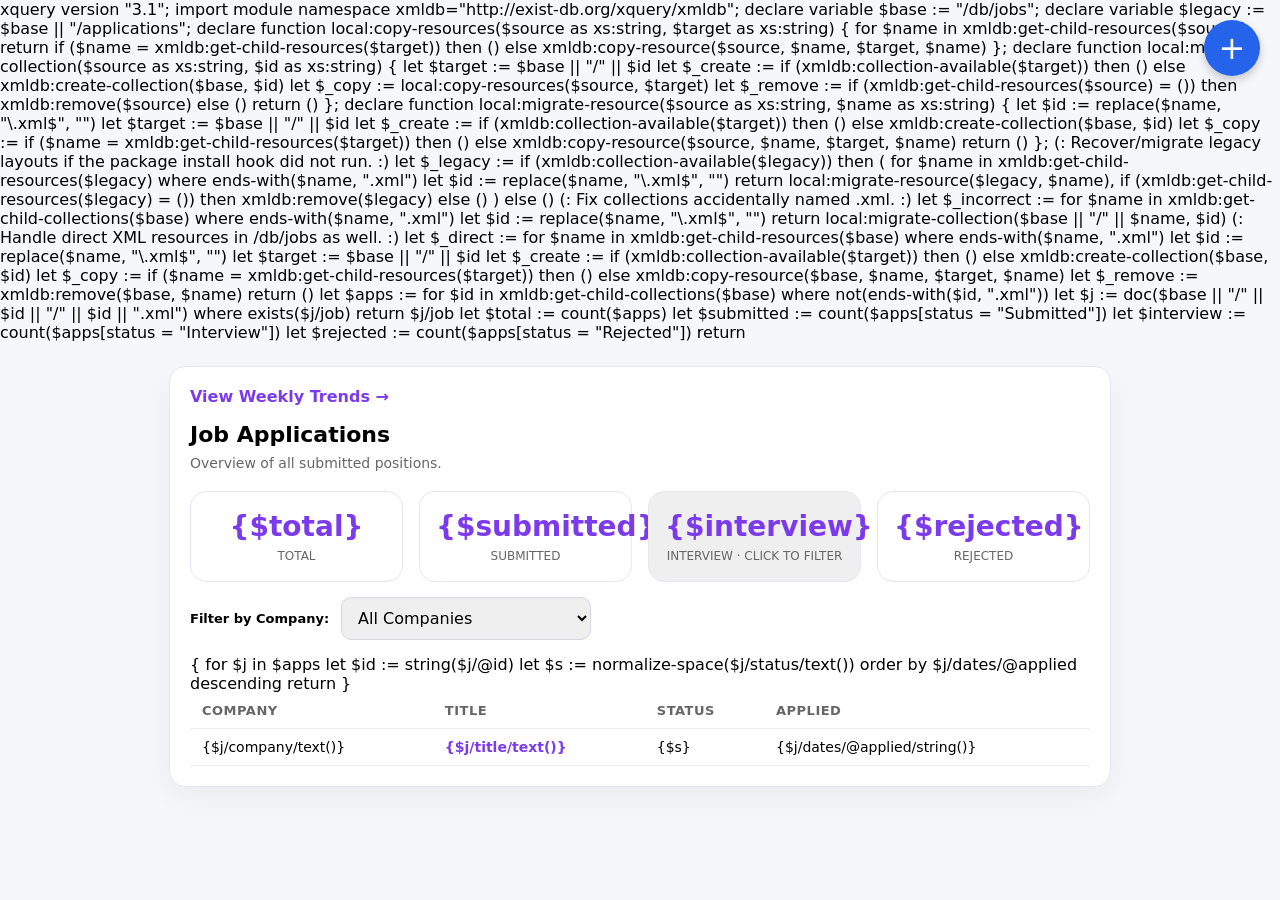
<file: index.html>
<?xml version="1.0" encoding="UTF-8"?>
<html xmlns="http://www.w3.org/1999/xhtml" lang="en">
    <head>
        <meta charset="UTF-8"/>
        <title>Job Application Tracker</title>
        <meta name="viewport" content="width=device-width, initial-scale=1.0"/>
        <link rel="stylesheet" href="./resources/css/styles.css"/>
    </head>
    <body>
    
        <!-- Floating Create Button -->
        <a href="./update.html" class="fab">+</a>
    
        <!-- Report Container -->
        <div id="report-container">
            <div class="loading">Loading report...</div>
        </div>
    
        <script src="./resources/js/report.js"></script>
    
    </body>
</html>
</file>
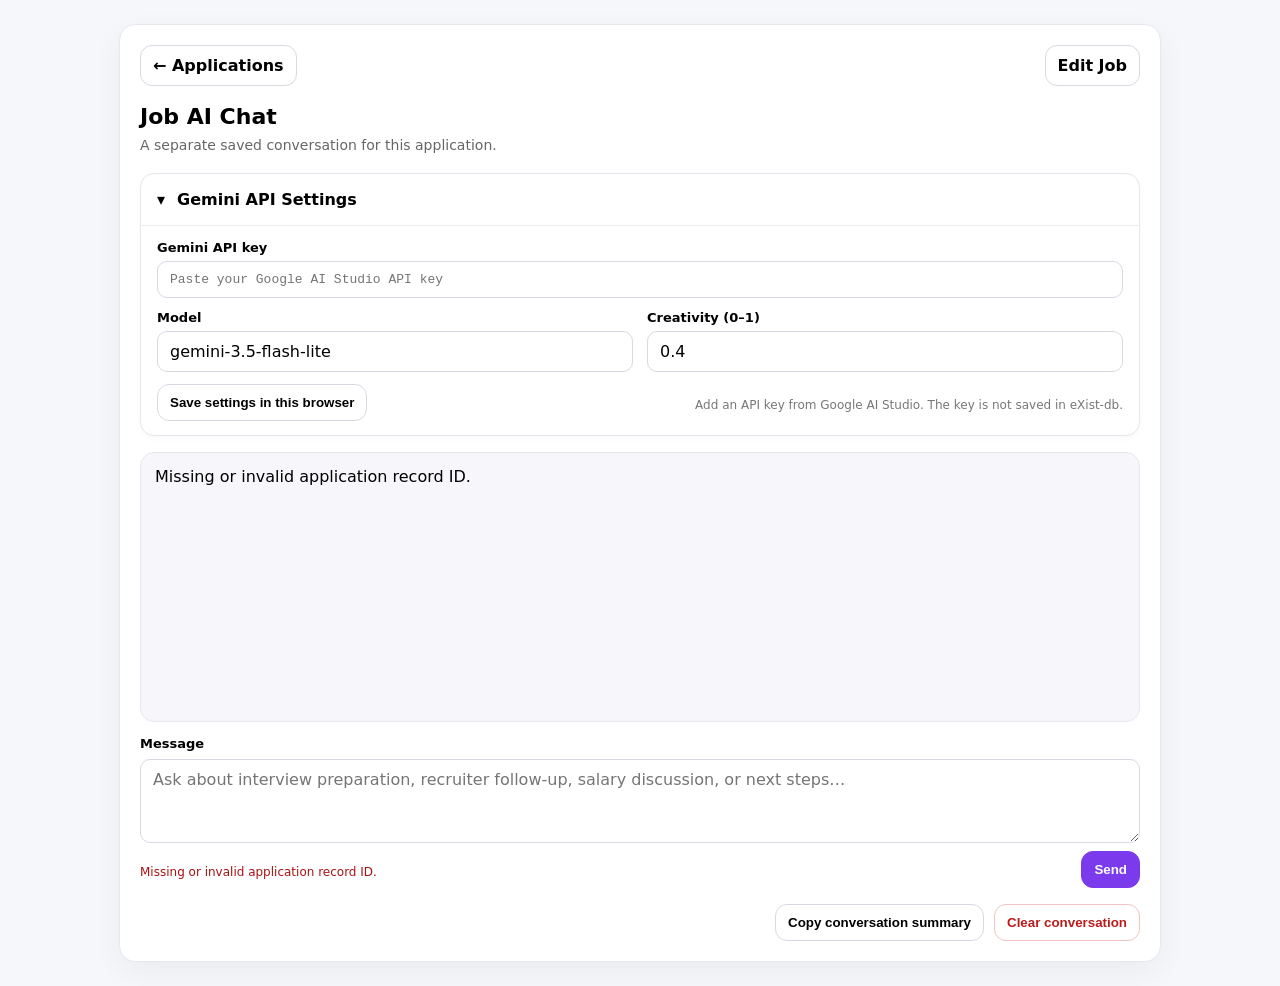
<file: chat.html>
<?xml version="1.0" encoding="UTF-8"?>
<html xmlns="http://www.w3.org/1999/xhtml" lang="en">
<head>
<meta charset="UTF-8"/>
<meta name="viewport" content="width=device-width, initial-scale=1.0"/>
<title>Job AI Chat</title>
<link rel="stylesheet" href="./resources/css/styles.css"/>
</head>
<body>
<div class="container chat-container">
  <div class="chat-topbar"><a class="btn" href="./index.html">← Applications</a><a id="editJobLink" class="btn" href="./update.html">Edit Job</a></div>
  <h1 id="chatTitle">Job AI Chat</h1>
  <p id="chatSubtitle" class="sub">A separate saved conversation for this application.</p>
    <details id="chatSettingsSection" class="card chat-settings-section"><summary>Gemini API Settings</summary><div class="chat-settings">
    <div class="field"><label for="apiKey">Gemini API key</label><input id="apiKey" type="password" autocomplete="off" placeholder="Paste your Google AI Studio API key"/></div>
    <div class="grid chat-settings-grid">
      <div class="field"><label for="model">Model</label><input id="model" value="gemini-3.5-flash-lite"/></div>
      <div class="field"><label for="temperature">Creativity (0–1)</label><input id="temperature" type="number" min="0" max="1" step="0.1" value="0.4"/></div>
    </div>
    <div class="chat-settings-actions"><button id="saveSettingsBtn" type="button" class="btn">Save settings in this browser</button><span id="settingsStatus" class="muted">Your API key is stored in this browser only, not in eXist-db.</span></div>
  </div></details>
  <div id="chatMessages" class="chat-messages" aria-live="polite"><div class="chat-empty">Loading conversation…</div></div>
  <form id="chatForm" class="chat-composer">
    <label for="userMessage">Message</label>
    <textarea id="userMessage" rows="3" placeholder="Ask about interview preparation, recruiter follow-up, salary discussion, or next steps…" required></textarea>
    <div class="chat-composer-footer"><span id="chatStatus" class="muted">Conversation saves to this job's record.</span><button id="sendBtn" class="btn primary" type="submit">Send</button></div>
  </form>
  <div class="chat-footer-actions"><button id="copySummaryBtn" class="btn" type="button">Copy conversation summary</button><button id="clearChatBtn" class="btn danger" type="button">Clear conversation</button></div>
</div>
<script src="./resources/js/chat.js"></script>
</body>
</html>
</file>
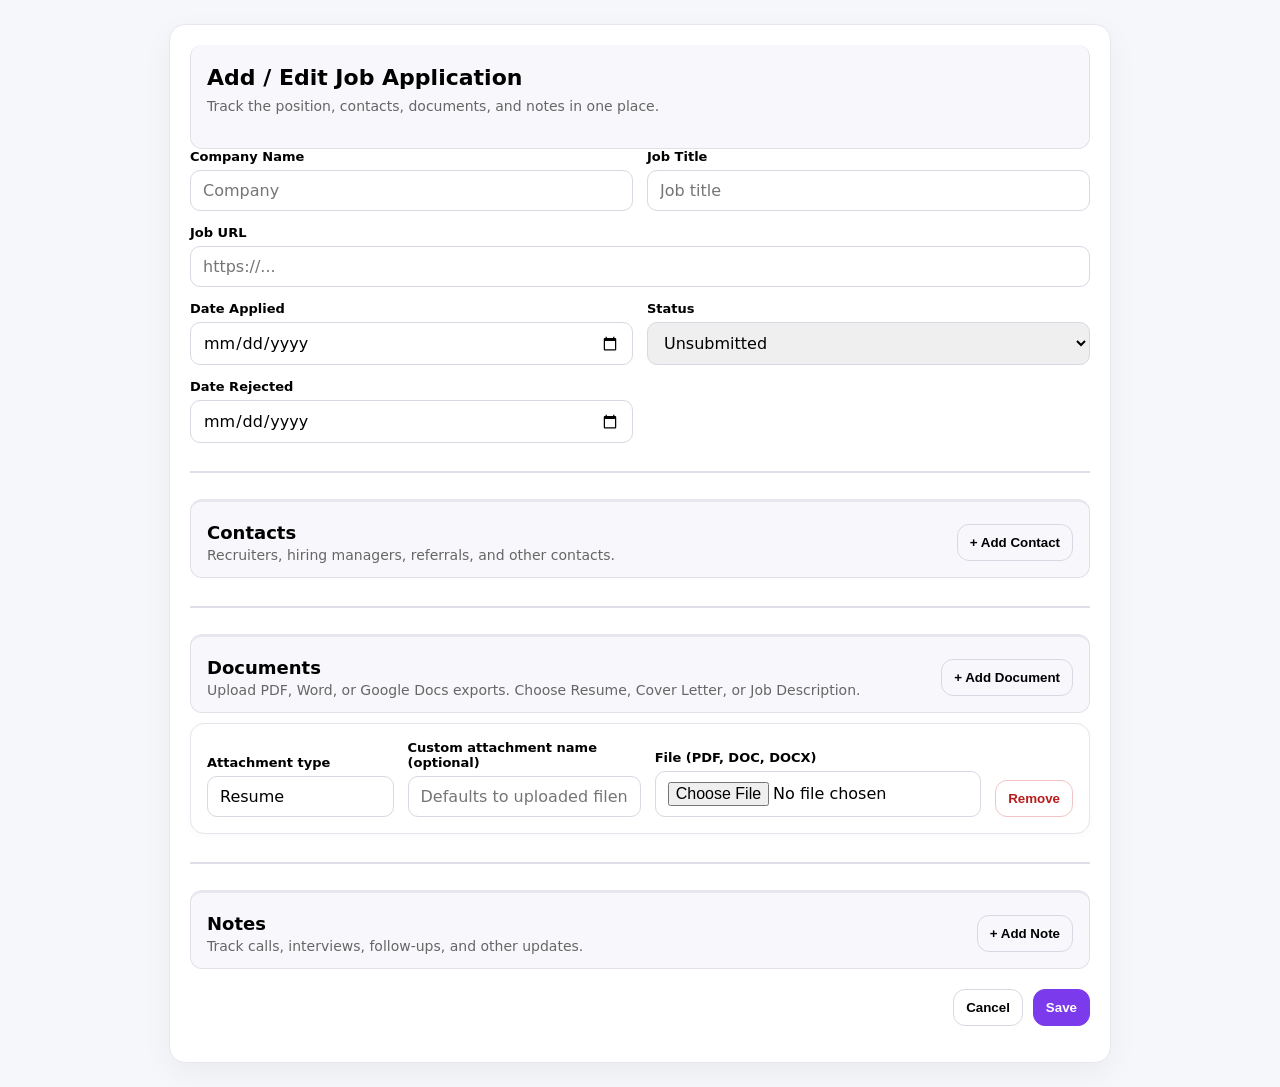
<file: update.html>
<?xml version="1.0" encoding="UTF-8"?>
<html xmlns="http://www.w3.org/1999/xhtml" lang="en"><head><meta charset="UTF-8"/><meta name="viewport" content="width=device-width, initial-scale=1.0"/><title>Job Application Entry</title><link rel="stylesheet" href="./resources/css/styles.css"/></head>
<body><div class="container"><div class="section-header"><div><h1>Add / Edit Job Application</h1><p class="sub">Track the position, contacts, documents, and notes in one place.</p></div><button id="toggleChatBtn" class="btn primary" type="button" aria-expanded="false" aria-controls="embeddedChatSection" hidden>Open AI Chat</button></div>
<form id="jobForm" action="./resources/xql/update.xql" method="post" enctype="multipart/form-data">
<input id="record" name="record" type="hidden"/><input id="contactCount" name="contactCount" type="hidden" value="0"/><input id="noteCount" name="noteCount" type="hidden" value="0"/><input id="documentCount" name="documentCount" type="hidden" value="0"/>
<div class="grid">
<div class="field"><label for="companyName">Company Name</label><input id="companyName" name="companyName" type="text" placeholder="Company"/></div>
<div class="field"><label for="jobTitle">Job Title</label><input id="jobTitle" name="jobTitle" type="text" placeholder="Job title"/></div>
<div class="field full"><label for="url">Job URL</label><input id="url" name="url" type="url" placeholder="https://..."/></div>
<div class="field"><label for="dateApplied">Date Applied</label><input id="dateApplied" name="dateApplied" type="date"/></div>
<div class="field"><label for="status">Status</label><select id="status" name="status"><option>Unsubmitted</option><option>Submitted</option><option>Rejected</option><option>Interview</option></select></div>
<div class="field"><label for="dateRejected">Date Rejected</label><input id="dateRejected" name="dateRejected" type="date"/></div>
</div>
<hr/>
<div class="section-header"><div><h2>Contacts</h2><p class="sub sub-tight">Recruiters, hiring managers, referrals, and other contacts.</p></div><button class="btn" type="button" id="addContactBtn">+ Add Contact</button></div><div id="contactsContainer"></div>
<hr/>
<div class="section-header"><div><h2>Documents</h2><p class="sub sub-tight">Upload PDF, Word, or Google Docs exports. Choose Resume, Cover Letter, or Job Description.</p></div><button class="btn" type="button" id="addDocumentBtn">+ Add Document</button></div><div id="documentsContainer"></div>
<hr/>
<div class="section-header"><div><h2>Notes</h2><p class="sub sub-tight">Track calls, interviews, follow-ups, and other updates.</p></div><button class="btn" type="button" id="addNoteBtn">+ Add Note</button></div><div id="notesContainer"></div>
<div class="footer"><div><button class="btn danger" type="button" id="deleteBtn" hidden>Delete Application</button></div><div><button class="btn" type="button" id="cancelBtn">Cancel</button><button class="btn primary" type="submit" id="saveBtn">Save</button></div>
</div></div></form></div>
<div id="chatBackdrop" class="chat-backdrop" hidden></div>
<aside id="embeddedChatSection" class="chat-drawer" aria-label="AI Chat" aria-hidden="true" hidden>
  <div class="chat-drawer-header"><div><h2 id="chatTitle">AI Chat</h2><p id="chatSubtitle" class="sub sub-tight">Ask questions about this application, recruiter conversations, interview preparation, or next steps.</p></div><button id="closeChatBtn" class="btn chat-close" type="button" aria-label="Close AI chat">✕</button></div>
  <details id="chatSettingsSection" class="card chat-settings-section"><summary>Gemini API Settings</summary><div class="chat-settings">
    <div class="field"><label for="apiKey">Gemini API key</label><input id="apiKey" type="password" autocomplete="off" placeholder="Paste your Google AI Studio API key"/></div>
    <div class="grid chat-settings-grid"><div class="field"><label for="model">Model</label><input id="model" value="gemini-3.5-flash-lite"/></div><div class="field"><label for="temperature">Creativity (0–1)</label><input id="temperature" type="number" min="0" max="1" step="0.1" value="0.4"/></div></div>
    <div class="chat-settings-actions"><button id="saveSettingsBtn" type="button" class="btn">Save settings in this browser</button><span id="settingsStatus" class="muted">Your API key is stored in this browser only, not in eXist-db.</span></div>
  </div></details>
  <div id="chatMessages" class="chat-messages" aria-live="polite"><div class="chat-empty">Loading conversation…</div></div>
  <div class="chat-composer"><label for="userMessage">Message</label><textarea id="userMessage" rows="3" placeholder="Ask about interview preparation, recruiter follow-up, salary discussion, or next steps."></textarea><div class="chat-composer-footer"><span id="chatStatus" class="muted">Conversation saves to this job's record.</span><button id="sendBtn" class="btn primary" type="button">Send</button></div></div>
  <div class="chat-footer-actions"><button id="copySummaryBtn" class="btn" type="button">Copy conversation summary</button><button id="clearChatBtn" class="btn danger" type="button">Clear conversation</button></div>
</aside>
<script src="./resources/js/entry.js"></script><script src="./resources/js/delete.js"></script><script src="./resources/js/chat.js"></script></body></html>
</file>
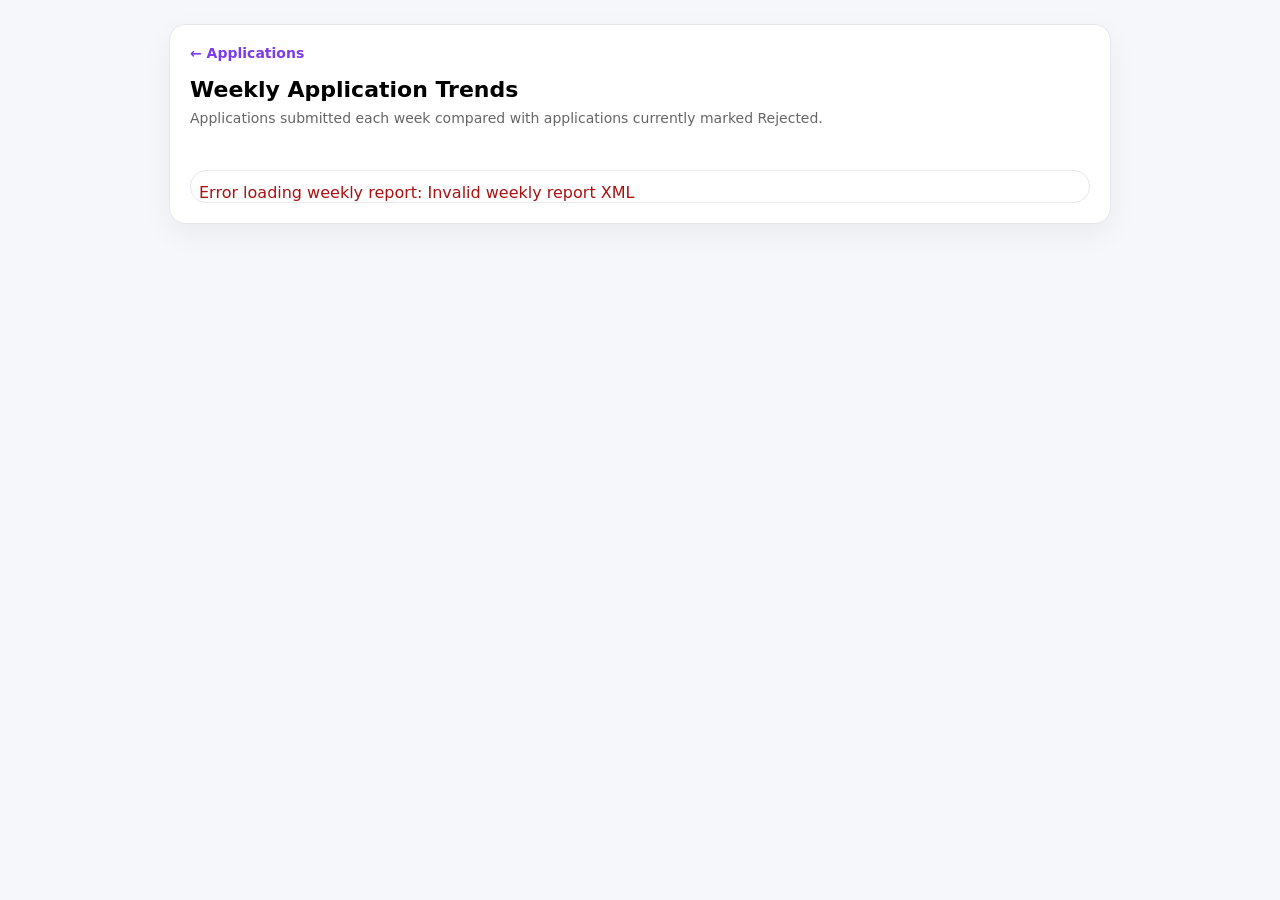
<file: weekly.html>
<html xmlns="http://www.w3.org/1999/xhtml" lang="en">
    <head>
        <meta charset="UTF-8"/>
        <title>Weekly Application Trends</title>
        <meta name="viewport" content="width=device-width, initial-scale=1.0"/>
        <link rel="stylesheet" href="./resources/css/styles.css"/>
        <link rel="stylesheet" href="./resources/css/weekly.css"/>
    </head>
    <body>
        <div class="container">
            <div class="page-nav">
                <a href="./index.html">← Applications</a>
            </div>
            <h1>Weekly Application Trends</h1>
            <p class="sub">Applications submitted each week compared with applications currently marked Rejected.</p>
            <div id="weekly-summary" class="summary-grid"></div>
            <div id="weekly-chart" class="weekly-chart" aria-label="Line chart showing weekly applications and rejected applications">
                <div class="loading">Loading chart...</div>
            </div>
            <div id="weekly-table" class="table-wrapper"></div>
        </div>
        <script src="./resources/js/weekly.js"></script>
    </body>
</html>
</file>
<file: resources/css/styles.css>
body{font-family:system-ui,-apple-system,Segoe UI,Roboto,Arial,sans-serif;background:#f6f7fb;margin:0}.container{max-width:900px;margin:24px auto;background:#fff;border:1px solid #e7e7ef;border-radius:16px;padding:20px;box-shadow:0 10px 30px rgba(0,0,0,.05)}h1{margin:0 0 8px;font-size:22px}h2{font-size:17px;margin:0}p.sub{margin:0 0 20px;color:#666;font-size:14px}.sub-tight{margin:4px 0 0!important}.grid{display:grid;grid-template-columns:1fr 1fr;gap:14px}.field{display:flex;flex-direction:column;gap:6px}.full{grid-column:1/-1}label{font-size:13px;font-weight:600}input,select,textarea{font:inherit;padding:10px 12px;border-radius:10px;border:1px solid #d8d8e2;outline:none;box-sizing:border-box;width:100%}input:focus,select:focus,textarea:focus{border-color:#7c3aed;box-shadow:0 0 0 4px rgba(124,58,237,.15)}textarea{min-height:90px;resize:vertical}hr{border:0;border-top:1px solid #ececf3;margin:20px 0}.section-header{display:flex;justify-content:space-between;align-items:center;gap:16px}.card{border:1px solid #e5e5ed;border-radius:14px;background:#fff;margin-top:10px;padding:16px;box-shadow:0 2px 8px rgba(0,0,0,.025)}.card.empty{text-align:center;color:#666;border-style:dashed;background:#f9fafc}.contact-grid,.note-grid{display:grid;grid-template-columns:1fr 1fr;gap:14px}.card-actions{display:flex;justify-content:flex-end;gap:8px;margin-top:14px}.document-row{display:grid;grid-template-columns:1fr 1.5fr auto;gap:14px;align-items:end}.delete-file{display:flex;align-items:center;gap:7px;white-space:nowrap}.delete-file input{width:auto}.muted{color:#777;font-size:12px;margin-top:4px}.btn{border:1px solid #d8d8e2;background:#fff;padding:10px 12px;border-radius:12px;cursor:pointer;font-weight:600;text-decoration:none;color:inherit}.btn.primary{background:#7c3aed;border-color:#7c3aed;color:#fff}.btn.danger{border-color:#f2c3c3;color:#b91c1c}.footer{display:flex;justify-content:flex-end;gap:10px;margin-top:20px}.page-nav{margin-bottom:16px}.page-nav a,.job-link{color:#7c3aed;text-decoration:none;font-weight:600}.report-table{width:100%;border-collapse:collapse;font-size:14px}.report-table th,.report-table td{padding:10px 12px;border-bottom:1px solid #ececf3;text-align:left}.report-table th{font-size:13px;text-transform:uppercase;letter-spacing:.5px;color:#666}.summary-grid{display:grid;grid-template-columns:repeat(auto-fit,minmax(160px,1fr));gap:16px;margin:20px 0 10px}.summary-card{border:1px solid #e7e7ef;border-radius:16px;padding:18px 16px;text-align:center}.summary-number{font-size:28px;font-weight:700;color:#7c3aed}.summary-label{font-size:12px;text-transform:uppercase;color:#666;margin-top:6px}.filter-bar{display:flex;gap:12px;align-items:center;margin:15px 0}.filter-bar select{width:250px}.status.Rejected{color:#b91c1c;font-weight:600}.status.Interview{color:#0a7a0a;font-weight:600}.row-rejected td:first-child{border-left:4px solid #b91c1c}.row-interview td:first-child{border-left:4px solid #16a34a}.fab{position:fixed;top:20px;right:20px;width:56px;height:56px;background:#2563eb;color:#fff;font-size:32px;text-align:center;line-height:56px;border-radius:50%;text-decoration:none;box-shadow:0 4px 10px rgba(0,0,0,.2)}@media(max-width:720px){.grid,.contact-grid,.note-grid,.document-row{grid-template-columns:1fr}.full{grid-column:auto}.section-header{align-items:flex-start;flex-direction:column}} details.card{padding:0;overflow:hidden}details.card summary{cursor:pointer;list-style:none;padding:16px;font-weight:600;display:flex;justify-content:space-between;align-items:center;gap:12px}details.card summary::-webkit-details-marker{display:none}details.card summary:before{content:"▸";display:inline-block;width:16px;flex:0 0 16px;margin-right:0}details.card[open] summary:before{content:"▾"}details.card[open] summary{border-bottom:1px solid #ececf3}.summary-meta{font-size:12px;font-weight:500;color:#777}.contact-card>.contact-grid,.contact-card>.card-actions,.note-card>.note-grid,.note-card>.card-actions{padding-left:16px;padding-right:16px}.contact-card>.card-actions,.note-card>.card-actions{padding-bottom:16px}
.note-card summary .summary-title{display:block;white-space:nowrap}.note-card summary .summary-preview{display:block;margin-top:4px;font-size:12px;font-weight:400;color:#777;white-space:nowrap;overflow:hidden;text-overflow:ellipsis;max-width:100%}.note-card summary .summary-meta{white-space:nowrap;flex-shrink:0}
.note-card summary .summary-main{display:flex;flex-direction:column;flex:1;min-width:0}.note-card summary .summary-title{display:block;white-space:nowrap}.note-card summary .summary-preview{display:block;margin-top:4px;font-size:12px;font-weight:400;color:#777;white-space:nowrap;overflow:hidden;text-overflow:ellipsis;max-width:100%}.note-card summary .summary-meta{white-space:nowrap;flex-shrink:0}.existing-document .btn{width:auto;padding:8px 12px;justify-self:start}.existing-document{align-items:center}
/* Refined note and document controls */
details.card summary{position:relative;padding-left:36px}details.card summary:before{position:absolute;left:16px;margin-right:0}.note-card summary .summary-title,.note-card summary .summary-preview{min-width:0}.note-card summary .summary-preview{flex:1}.note-card summary .summary-title{flex-shrink:0}.existing-document .btn{padding:6px 10px;white-space:nowrap;align-self:center}.existing-document{align-items:center!important}
/* Section separation */
.section{margin-top:28px;padding-top:22px;border-top:2px solid #e5e5ed}.section:first-of-type{margin-top:20px}.section-header{padding-bottom:10px}.section-header h2{font-size:18px}.section-header .btn{background:#f8f8fc}.section-header + .card{margin-top:8px}
/* Stronger section separation */
hr{margin:28px 0 16px;border-top:2px solid #dedee8}.section-header{padding:14px 16px;border:1px solid #e1e1ea;border-radius:12px;background:#f8f8fc}.section-header h2{margin:0}.section-header .sub-tight{margin-bottom:0!important}.section-header + [id$="Container"]{margin-top:10px}
/* Stronger section separation */
.section-header{padding:14px 0 10px;margin-top:26px;border-top:3px solid #e7e7ef}
.section-header:first-child{margin-top:0;border-top:0}
.section-header h2{font-size:18px}

/* Final section-header spacing */
.section-header{padding-top:20px;padding-bottom:14px}
.section-header h2{margin-bottom:4px}

/* Add horizontal padding to section headings */
.section-header{padding-left:16px;padding-right:16px}

/* Even footer button spacing */
.footer>div{display:flex;gap:10px;align-items:center}

/* Gemini job chat */
.chat-container{max-width:1000px}.chat-topbar{display:flex;justify-content:space-between;gap:10px;margin-bottom:18px}.privacy-notice{background:#fff8e7;border:1px solid #ead6a0;border-radius:12px;padding:12px 14px;font-size:13px;line-height:1.5;margin:16px 0}.chat-settings{display:flex;flex-direction:column;gap:12px;margin:16px 0}.chat-settings-grid{align-items:end}.consent-row{display:flex;align-items:flex-start;gap:9px;font-size:13px;line-height:1.5}.consent-row input{width:auto;margin-top:3px}.chat-settings-actions,.chat-composer-footer,.chat-footer-actions{display:flex;align-items:center;justify-content:space-between;gap:10px;flex-wrap:wrap}.chat-messages{display:flex;flex-direction:column;gap:12px;max-height:55vh;min-height:240px;overflow-y:auto;padding:14px;background:#f7f7fb;border:1px solid #e7e7ef;border-radius:14px}.chat-empty{color:#666;text-align:center;padding:32px 12px}.chat-message{max-width:88%;padding:12px 14px;border-radius:14px;white-space:normal;overflow-wrap:anywhere}.user-message{align-self:flex-end;background:#eee8ff;border:1px solid #ddd0ff}.assistant-message{align-self:flex-start;background:#fff;border:1px solid #e1e1e9}.chat-message-role{font-size:12px;font-weight:700;margin-bottom:7px;color:#555}.chat-message-text{white-space:pre-wrap;line-height:1.55}.chat-message-time{font-size:10px;color:#777;margin-top:8px}.chat-composer{display:flex;flex-direction:column;gap:8px;margin-top:14px}.chat-composer textarea{min-height:84px}.chat-footer-actions{justify-content:flex-end;margin-top:14px}.chat-settings .grid{grid-template-columns:1fr 1fr}.chat-settings input[type=password]{font-family:monospace}.error{color:#a11}.chat-composer button:disabled{opacity:.6;cursor:wait}@media(max-width:650px){.chat-message{max-width:96%}.chat-settings .grid{grid-template-columns:1fr}.chat-topbar{align-items:stretch}.chat-topbar .btn{flex:1;text-align:center}}

/* Gemini settings disclosure and embedded edit-page chat */
.chat-settings-section{margin:16px 0}.chat-settings-section>summary{cursor:pointer;list-style:none;padding:14px 16px;font-weight:700}.chat-settings-section>summary::-webkit-details-marker{display:none}.chat-settings-section>summary:before{content:"▸";display:inline-block;width:18px}.chat-settings-section[open]>summary:before{content:"▾"}.chat-settings-section[open]>summary{border-bottom:1px solid #ececf3}.chat-settings-section .chat-settings{margin:0;padding:14px 16px}.embedded-chat-section{margin-top:24px}.embedded-chat-section[hidden]{display:none}.embedded-chat-section .section-header{margin-top:0}


/* Slide-out AI chat with a moving split-screen layout */
.chat-drawer[hidden],.chat-backdrop[hidden]{display:none!important}
.chat-drawer{position:fixed;z-index:1001;top:0;right:0;height:100vh;height:100dvh;width:min(52vw,780px);min-width:390px;box-sizing:border-box;display:flex;flex-direction:column;gap:12px;padding:20px;background:#fff;border-left:1px solid #dedee8;box-shadow:-14px 0 38px rgba(20,20,40,.16);transform:translateX(102%);transition:transform .28s ease;overflow-y:auto}
.chat-drawer.is-open{transform:translateX(0)}
.chat-drawer-header{display:flex;align-items:flex-start;justify-content:space-between;gap:14px;padding-bottom:14px;border-bottom:1px solid #ececf3}
.chat-drawer-header h2{font-size:20px;margin:0 0 6px}.chat-drawer-header .sub{margin:0!important;line-height:1.4}
.chat-close{flex:0 0 auto;font-size:18px;line-height:1;padding:8px 11px}
.chat-backdrop{position:fixed;z-index:1000;inset:0;background:rgba(25,25,40,.12);opacity:0;animation:chatBackdropIn .28s forwards}
@keyframes chatBackdropIn{to{opacity:1}}
.chat-drawer .chat-settings-section{margin:0;flex:0 0 auto}
.chat-drawer .chat-messages{flex:1;min-height:180px;max-height:none}
.chat-drawer .chat-message{max-width:96%}
.chat-drawer .chat-composer{margin-top:0;flex:0 0 auto}
.chat-drawer .chat-composer textarea{min-height:72px}
.chat-drawer .chat-footer-actions{margin-top:0;justify-content:flex-start}
body.chat-open>.container{max-width:none;width:calc(48vw - 44px);margin:24px 0 24px 16px;transition:width .28s ease,margin .28s ease}
body.chat-open>.container .grid{grid-template-columns:1fr}
body.chat-open>.container .full{grid-column:auto}
body.chat-open>.container .section-header{gap:8px}
body.chat-open>.container .document-row{grid-template-columns:1fr}
@media(max-width:850px){
 .chat-drawer{width:min(94vw,620px);min-width:0;padding:16px}
 body.chat-open>.container{width:calc(100% - 32px);margin:16px}
 body.chat-open>.container .grid{grid-template-columns:1fr 1fr}
 body.chat-open>.container .full{grid-column:1/-1}
}
@media(max-width:560px){
 .chat-drawer{width:100vw;min-width:0;padding:14px}
 body.chat-open>.container{visibility:hidden;pointer-events:none}
 .chat-drawer .chat-settings .grid{grid-template-columns:1fr}
}
@media(prefers-reduced-motion:reduce){.chat-drawer,body.chat-open>.container{transition:none}.chat-backdrop{animation:none;opacity:1}}

/* Keep the edit-page AI Chat toggle readable against the light section-header button background. */
#toggleChatBtn{color:#5b21b6}


/* Clickable Interview summary filter */
.summary-card-button{font:inherit;color:inherit;width:100%;cursor:pointer;text-align:center;transition:border-color .15s,box-shadow .15s}.summary-card-button:hover,.summary-card-button:focus-visible{border-color:#7c3aed;box-shadow:0 0 0 3px rgba(124,58,237,.12);outline:none}.summary-card-button[aria-pressed="true"]{border-color:#16a34a;background:#f0fdf4}.summary-card-button .summary-label{font:inherit;font-size:12px;text-transform:uppercase;color:#666;margin-top:6px}

/* Rich-text notes editor */
.rich-toolbar{display:flex;flex-wrap:wrap;gap:6px;margin:0 0 8px}
.rich-toolbar .btn{padding:6px 10px;font-size:13px;min-width:36px}
.rich-editor{min-height:130px;padding:10px 12px;border:1px solid #d8d8e2;border-radius:10px;outline:none;overflow-wrap:anywhere;background:#fff}
.rich-editor:focus{border-color:#7c3aed;box-shadow:0 0 0 4px rgba(124,58,237,.15)}
.rich-editor ul,.rich-editor ol{padding-left:24px}
.rich-editor p{margin:0 0 8px}
.rich-editor[hidden],.note-source[hidden]{display:none}
.note-source{min-height:130px}
.document-row.existing-document{grid-template-columns:minmax(160px,1fr) minmax(120px,1fr) auto auto}
.document-row.new-document{grid-template-columns:minmax(130px,.8fr) minmax(180px,1fr) minmax(180px,1.4fr) auto}
.document-custom-name{min-width:0}
@media(max-width:720px){.document-row.existing-document,.document-row.new-document{grid-template-columns:1fr}}

/* Keep original attachment filenames outside the editable-field grid. */
.original-file-name{margin:6px 0 0 4px;overflow-wrap:anywhere;font-size:12px}
</file>
<file: resources/css/weekly.css>
.page-nav {
    margin-bottom: 16px;
    font-size: 14px;
    border: 0;
    padding: 0;
}

.page-nav a {
    color: #7c3aed;
    text-decoration: none;
    border: 0;
    box-shadow: none;
    font-weight: 600;
}

.page-nav a:hover {
    text-decoration: underline;
}

.weekly-chart {
    margin-top: 24px;
    padding: 12px 8px 0;
    border: 1px solid #e7e7ef;
    border-radius: 16px;
    background: #fff;
    overflow-x: auto;
}

.weekly-svg {
    display: block;
    width: 100%;
    min-width: 700px;
    height: auto;
}

.chart-grid {
    stroke: #ececf3;
    stroke-width: 1;
}

.chart-axis {
    stroke: #c9c9d3;
    stroke-width: 1;
}

.chart-month-separator {
    stroke: #b8b8c5;
    stroke-width: 1.5;
    stroke-dasharray: 4 4;
}

.chart-axis-label,
.chart-x-label {
    fill: #666;
    font-size: 12px;
}

.chart-line {
    fill: none;
    stroke-width: 3;
    stroke-linejoin: round;
    stroke-linecap: round;
}

.applications-line {
    stroke: #7c3aed;
}

.rejected-line {
    stroke: #b91c1c;
}

.chart-point {
    stroke-width: 2;
}

.applications-point {
    fill: #fff;
    stroke: #7c3aed;
}

.rejected-point {
    fill: #fff;
    stroke: #b91c1c;
}

.chart-legend text {
    fill: #444;
    font-size: 12px;
}

.legend-line {
    stroke-width: 3;
}
</file>
